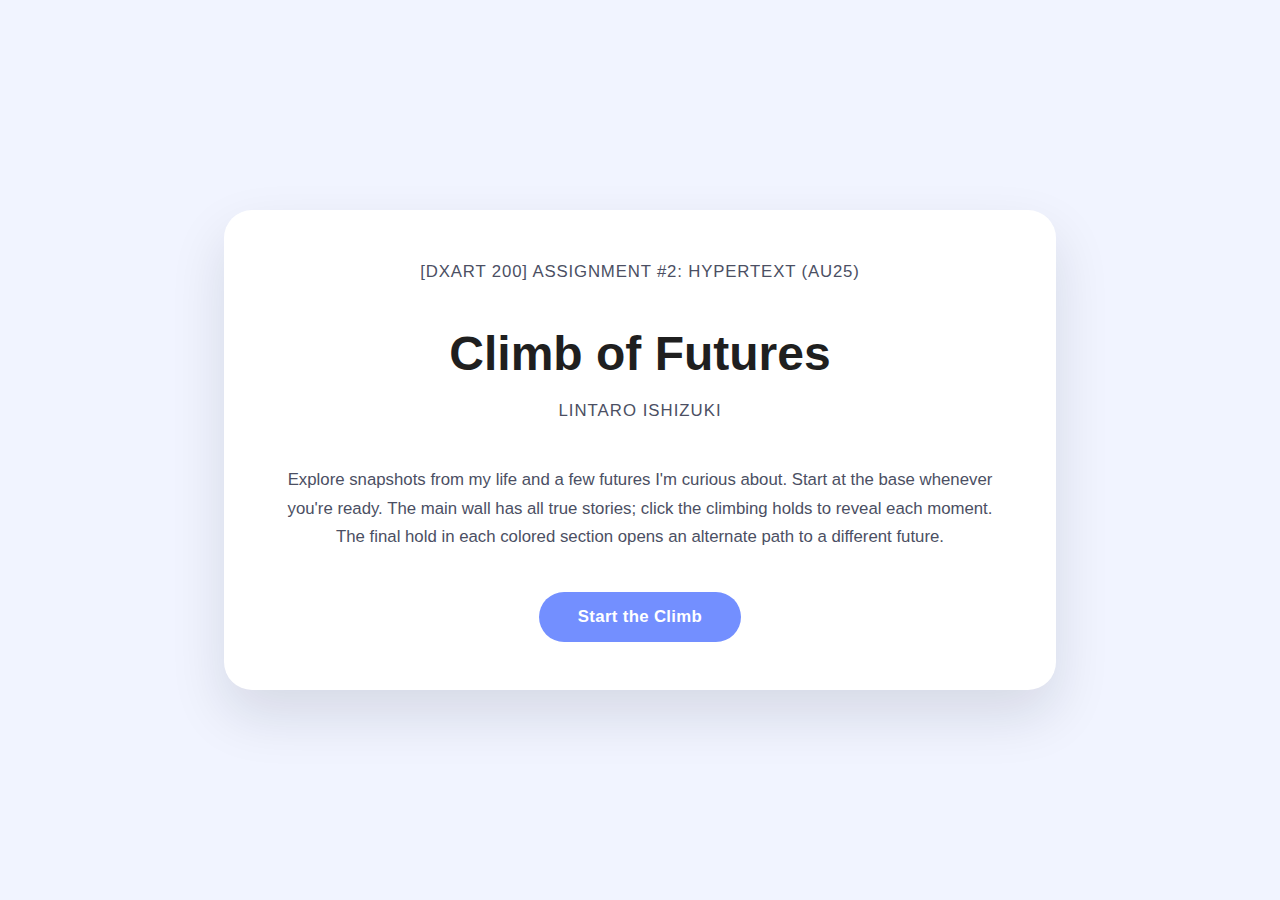
<file: index.html>
<!DOCTYPE html>
<html lang="en">
<head>
<meta charset="UTF-8">
<title>Climb of Futures — Start</title>
<link rel="stylesheet" href="style.css">
<style>
  body {
    margin: 0;
    min-height: 100vh;
    display: flex;
    align-items: center;
    justify-content: center;
    font-family: Arial, sans-serif;
    background: #f1f4ff;
    color: #1f1f1f;
  }
  .launch-card {
    text-align: center;
    max-width: 720px;
    padding: 3rem 3.5rem;
    border-radius: 28px;
    background: #ffffff;
    box-shadow: 0 25px 55px rgba(15, 22, 43, 0.12);
  }
  .launch-card h1 {
    margin: 0 0 1rem;
    font-size: clamp(2rem, 5vw, 3rem);
  }
  .project-meta {
    margin: 0 0 1.25rem;
    font-size: 0.95rem;
    letter-spacing: 0.05em;
    text-transform: uppercase;
    color: #7a7f97;
  }
  .launch-card p {
    font-size: 1.05rem;
    line-height: 1.7;
    margin: 0 0 2.5rem;
    color: #4b4f63;
  }
  .project-name {
    letter-spacing: 0.06em;
    margin-top: -0.25rem;
    margin-bottom: 1.5rem;
  }
  .start-link {
    display: inline-flex;
    align-items: center;
    justify-content: center;
    gap: 0.45rem;
    padding: 0.95rem 2.4rem;
    border-radius: 999px;
    border: none;
    background: rgba(91, 123, 255, 0.85);
    color: #fff;
    font-size: 1.05rem;
    font-weight: 700;
    text-decoration: none;
    letter-spacing: 0.02em;
    transition: transform 0.2s ease, box-shadow 0.2s ease;
  }
  .start-link:hover {
    transform: translateY(-2px);
    box-shadow: 0 12px 28px rgba(91, 123, 255, 0.35);
  }
</style>
</head>
<body>
  <main class="launch-card">
    <header>
      <p class="project-meta">[DXART 200] Assignment #2: Hypertext (AU25)</p>
      <h1>Climb of Futures</h1>
      <p class="project-meta project-name">Lintaro Ishizuki</p>
    </header>
    <p>Explore snapshots from my life and a few futures I'm curious about. Start at the base whenever you're ready. The main wall has all true stories; click the climbing holds to reveal each moment. The final hold in each colored section opens an alternate path to a different future.</p>
    <a class="start-link" href="climb.html">Start the Climb</a>
  </main>
</body>
</html>
</file>
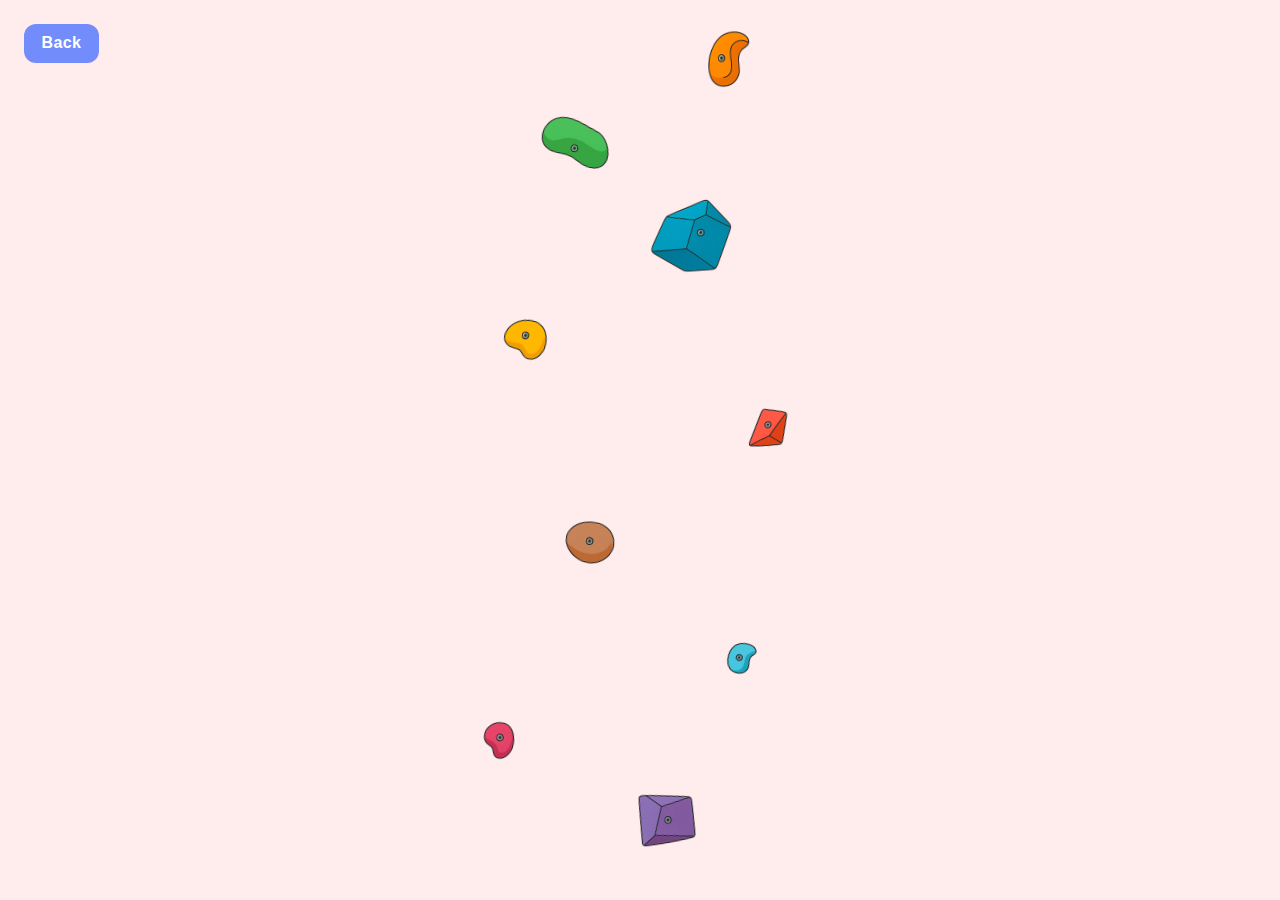
<file: future1.html>
<!DOCTYPE html>
<html lang="en">
<head>
<meta charset="UTF-8">
<title>Future Path One</title>
<link rel="stylesheet" href="style.css">
</head>
<body>
  <div class="route single-route">
    <section class="step future-base">
      <img class="hold hold-f1-1" src="hold_1.png" alt="Future hold 10">
      <img class="hold hold-f1-2" src="hold_2.png" alt="Future hold 11">
      <img class="hold hold-f1-3" src="hold_3.png" alt="Future hold 12">
      <img class="hold hold-f1-4" src="hold_4.png" alt="Future hold 13">
      <img class="hold hold-f1-5" src="hold_5.png" alt="Future hold 14">
      <img class="hold hold-f1-6" src="hold_6.png" alt="Future hold 15">
      <img class="hold hold-f1-7" src="hold_7.png" alt="Future hold 16">
      <img class="hold hold-f1-8" src="hold_8.png" alt="Future hold 17">
      <img class="hold hold-f1-9" src="hold_9.png" alt="Future hold 18">

      <div class="hold-popup popup-f1-1" data-hold="f1-1">I start uploading short loops and melodies to YouTube.</div>
      <div class="hold-popup popup-f1-2" data-hold="f1-2">A few friends share it, and I get a few views every so often.</div>
      <div class="hold-popup popup-f1-3" data-hold="f1-3">I kept uploading for a few weeks, but nothing happens.</div>
      <div class="hold-popup popup-f1-4" data-hold="f1-4">But a video unexpectedly takes off — thousands of views overnight.</div>
      <div class="hold-popup popup-f1-5" data-hold="f1-5">Suddenly, my notifications fill up with new comments and shares.</div>
      <div class="hold-popup popup-f1-6" data-hold="f1-6">That's when I start to see this as something more than just a hobby.</div>
      <div class="hold-popup popup-f1-7" data-hold="f1-7">I start learning music production more seriously, studying mixing and sound design, releasing full tracks one after another, refining my sound.</div>
      <div class="hold-popup popup-f1-8" data-hold="f1-8">More people start finding my channel through recommendations.</div>
      <div class="hold-popup popup-f1-9" data-hold="f1-9">One day, a song I made quietly in my room reaches millions and it all feels unreal.</div>

      <a class="future-home" href="climb.html">Back</a>
    </section>
  </div>

  <script>
    window.addEventListener('load', () => {
      const holds = document.querySelectorAll('.hold');
      const popups = document.querySelectorAll('.hold-popup');

      const hideAllPopups = () => {
        popups.forEach(popup => popup.classList.remove('is-visible'));
      };

      holds.forEach(hold => {
        hold.addEventListener('click', event => {
          event.stopPropagation();
          const match = hold.className.match(/hold-(f1-\d+)/);
          if (!match) return;

          const holdNumber = match[1];
          const popup = document.querySelector(`.hold-popup[data-hold="${holdNumber}"]`);
          const isAlreadyVisible = popup?.classList.contains('is-visible');

          hideAllPopups();
          if (popup && !isAlreadyVisible) {
            popup.classList.add('is-visible');
          }
        });
      });

      popups.forEach(popup => popup.addEventListener('click', event => event.stopPropagation()));
      document.addEventListener('click', () => hideAllPopups());
    });
  </script>
</body>
</html>
</file>
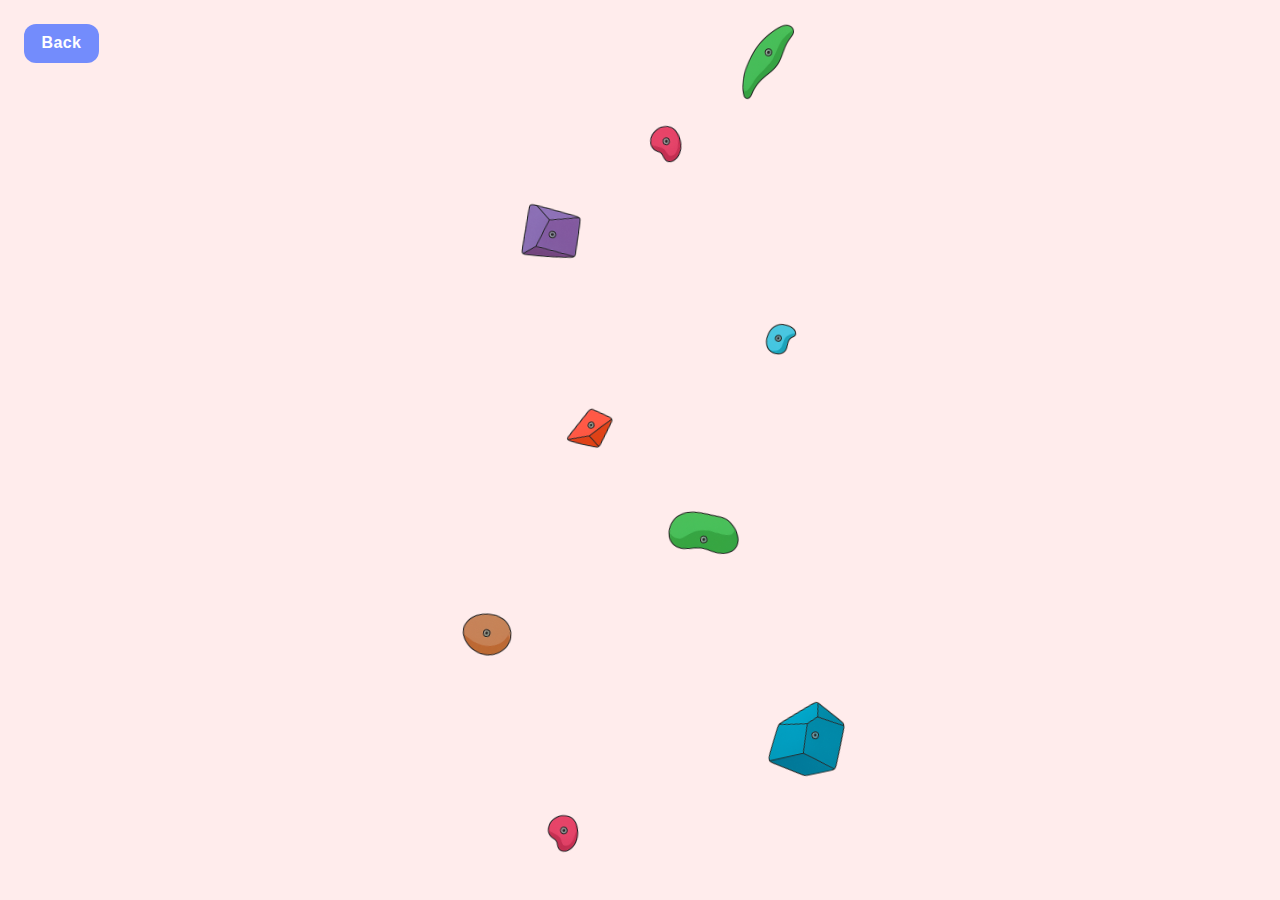
<file: future2.html>
<!DOCTYPE html>
<html lang="en">
<head>
<meta charset="UTF-8">
<title>Future Path 2</title>
<link rel="stylesheet" href="style.css">
</head>
<body>
  <div class="route single-route">
    <section class="step future-base">
      <img class="hold hold-f2-1" src="hold_2.png" alt="Future hold 10">
      <img class="hold hold-f2-2" src="hold_7.png" alt="Future hold 11">
      <img class="hold hold-f2-3" src="hold_4.png" alt="Future hold 12">
      <img class="hold hold-f2-4" src="hold_8.png" alt="Future hold 13">
      <img class="hold hold-f2-5" src="hold_5.png" alt="Future hold 14">
      <img class="hold hold-f2-6" src="hold_3.png" alt="Future hold 15">
      <img class="hold hold-f2-7" src="hold_1.png" alt="Future hold 16">
      <img class="hold hold-f2-8" src="hold_2.png" alt="Future hold 17">
      <img class="hold hold-f2-9" src="hold_10.png" alt="Future hold 18">

      <div class="hold-popup popup-f2-1" data-hold="f2-1">After Nikkyu passed, I became more curious about cat health and wellbeing.</div>
      <div class="hold-popup popup-f2-2" data-hold="f2-2">I started reading books and watching videos about veterinary medicine.</div>
      <div class="hold-popup popup-f2-3" data-hold="f2-3">In high school, I volunteered at animal shelters and local clinics.</div>
      <div class="hold-popup popup-f2-4" data-hold="f2-4">I discovered I had a real passion for caring for cats and helping animals heal.</div>
      <div class="hold-popup popup-f2-5" data-hold="f2-5">I decided to pursue veterinary school with a focus on feline medicine.</div>
      <div class="hold-popup popup-f2-6" data-hold="f2-6">I began preparing by studying biology, anatomy, and animal behavior.</div>
      <div class="hold-popup popup-f2-7" data-hold="f2-7">Now, I am in vet school, learning about diseases, treatments, and surgery.</div>
      <div class="hold-popup popup-f2-8" data-hold="f2-8">I am gaining hands-on experience through clinical rotations and internships.</div>
      <div class="hold-popup popup-f2-9" data-hold="f2-9">Every step reminds me of Nikkyu and why I want to help cats live healthier lives.</div>

      <a class="future-home" href="climb.html">Back</a>
    </section>
  </div>

  <script>
    window.addEventListener('load', () => {
      const holds = document.querySelectorAll('.hold');
      const popups = document.querySelectorAll('.hold-popup');

      const hideAllPopups = () => {
        popups.forEach(popup => popup.classList.remove('is-visible'));
      };

      holds.forEach(hold => {
        hold.addEventListener('click', event => {
          event.stopPropagation();
          const match = hold.className.match(/hold-(f2-\d+)/);
          if (!match) return;

          const holdNumber = match[1];
          const popup = document.querySelector(`.hold-popup[data-hold="${holdNumber}"]`);
          const isAlreadyVisible = popup?.classList.contains('is-visible');

          hideAllPopups();
          if (popup && !isAlreadyVisible) {
            popup.classList.add('is-visible');
          }
        });
      });

      popups.forEach(popup => popup.addEventListener('click', event => event.stopPropagation()));
      document.addEventListener('click', () => hideAllPopups());
    });
  </script>
</body>
</html>
</file>
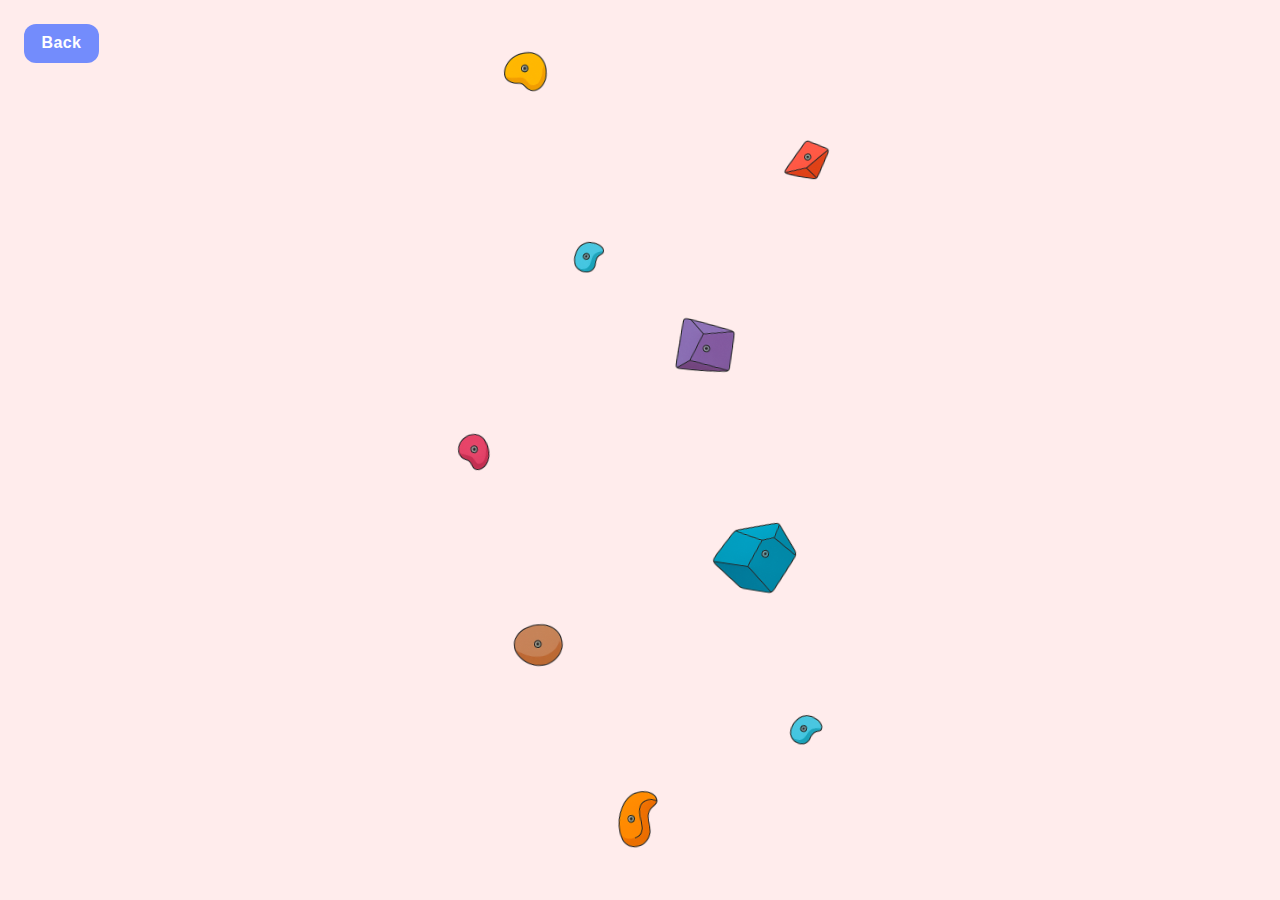
<file: future3.html>
<!DOCTYPE html>
<html lang="en">
<head>
<meta charset="UTF-8">
<title>Future Path 3</title>
<link rel="stylesheet" href="style.css">
</head>
<body>
  <div class="route single-route">
    <section class="step future-base">
      <img class="hold hold-f3-1" src="hold_9.png" alt="Future hold 10">
      <img class="hold hold-f3-2" src="hold_3.png" alt="Future hold 11">
      <img class="hold hold-f3-3" src="hold_4.png" alt="Future hold 12">
      <img class="hold hold-f3-4" src="hold_7.png" alt="Future hold 13">
      <img class="hold hold-f3-5" src="hold_2.png" alt="Future hold 14">
      <img class="hold hold-f3-6" src="hold_1.png" alt="Future hold 15">
      <img class="hold hold-f3-7" src="hold_3.png" alt="Future hold 16">
      <img class="hold hold-f3-8" src="hold_5.png" alt="Future hold 17">
      <img class="hold hold-f3-9" src="hold_6.png" alt="Future hold 18">

      <div class="hold-popup popup-f3-1" data-hold="f3-1">I start building small apps and websites, learning by doing.</div>
      <div class="hold-popup popup-f3-2" data-hold="f3-2">I also create games for fun and upload them to GitHub as projects.</div>
      <div class="hold-popup popup-f3-3" data-hold="f3-3">I begin building my profile and sharing my work online.</div>
      <div class="hold-popup popup-f3-4" data-hold="f3-4">I start applying for internships but struggle because the market is competitive.</div>
      <div class="hold-popup popup-f3-5" data-hold="f3-5">I keep grinding LeetCode during my free time to prepare for job interviews.</div>
      <div class="hold-popup popup-f3-6" data-hold="f3-6">Slowly, I start to get interview invites. And finally, I land my first internship.</div>
      <div class="hold-popup popup-f3-7" data-hold="f3-7">Over the next few years, I keep landing different internships to gain work experience.</div>
      <div class="hold-popup popup-f3-8" data-hold="f3-8">With this experience, I start my own start-up, becoming my own boss.</div>
      <div class="hold-popup popup-f3-9" data-hold="f3-9">From here, I build a company that combines my passion for coding and creativity—just like when I started with Scratch, making fun games for the first time.</div>

      <a class="future-home" href="climb.html">Back</a>
    </section>
  </div>

  <script>
    window.addEventListener('load', () => {
      const holds = document.querySelectorAll('.hold');
      const popups = document.querySelectorAll('.hold-popup');

      const hideAllPopups = () => {
        popups.forEach(popup => popup.classList.remove('is-visible'));
      };

      holds.forEach(hold => {
        hold.addEventListener('click', event => {
          event.stopPropagation();
          const match = hold.className.match(/hold-(f3-\d+)/);
          if (!match) return;

          const holdNumber = match[1];
          const popup = document.querySelector(`.hold-popup[data-hold="${holdNumber}"]`);
          const isAlreadyVisible = popup?.classList.contains('is-visible');

          hideAllPopups();
          if (popup && !isAlreadyVisible) {
            popup.classList.add('is-visible');
          }
        });
      });

      popups.forEach(popup => popup.addEventListener('click', event => event.stopPropagation()));
      document.addEventListener('click', () => hideAllPopups());
    });
  </script>
</body>
</html>
</file>
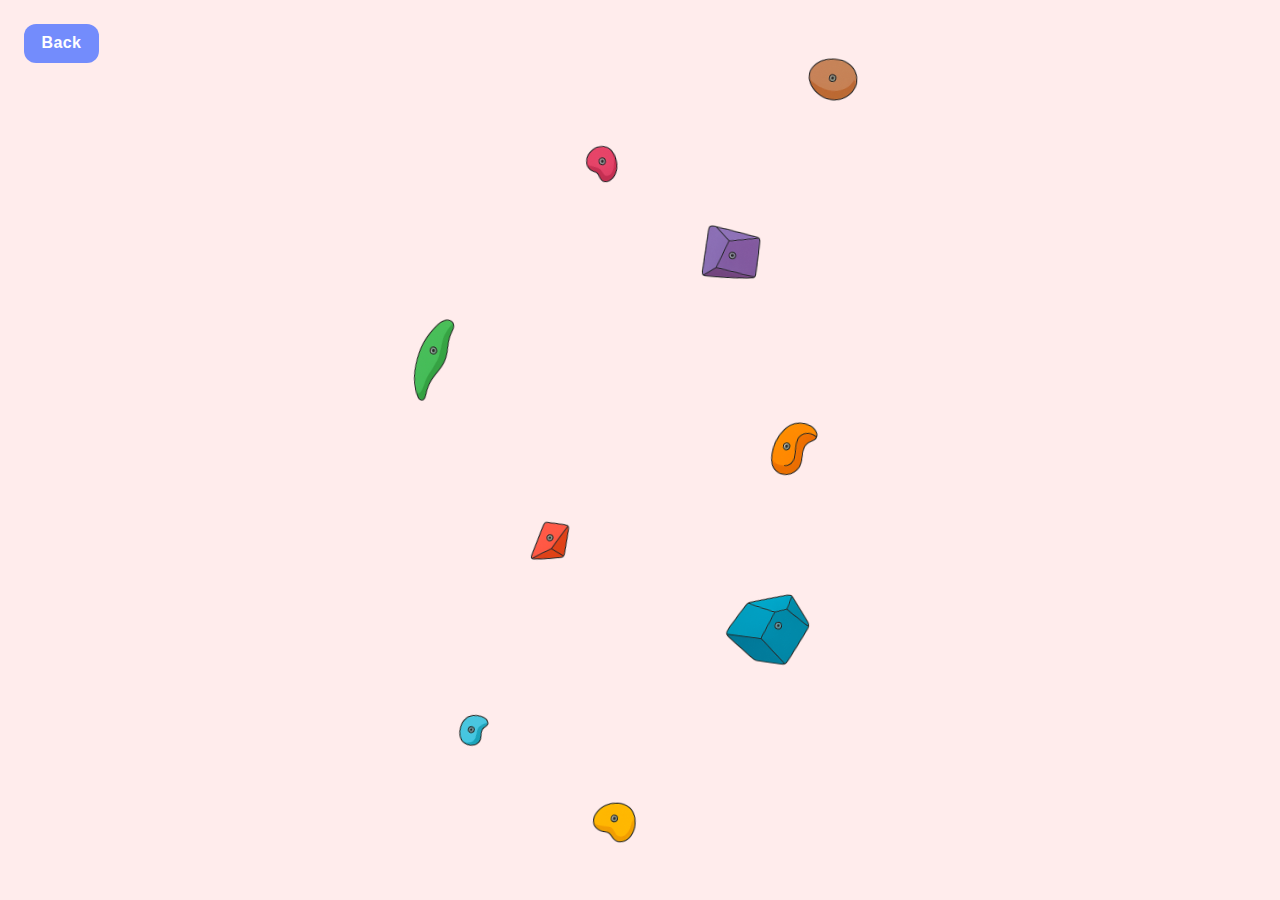
<file: future4.html>
<!DOCTYPE html>
<html lang="en">
<head>
<meta charset="UTF-8">
<title>Future Path 4</title>
<link rel="stylesheet" href="style.css">
</head>
<body>
  <div class="route single-route">
    <section class="step future-base">
      <img class="hold hold-f4-1" src="hold_6.png" alt="Future hold 10">
      <img class="hold hold-f4-2" src="hold_3.png" alt="Future hold 11">
      <img class="hold hold-f4-3" src="hold_7.png" alt="Future hold 12">
      <img class="hold hold-f4-4" src="hold_5.png" alt="Future hold 13">
      <img class="hold hold-f4-5" src="hold_9.png" alt="Future hold 14">
      <img class="hold hold-f4-6" src="hold_10.png" alt="Future hold 15">
      <img class="hold hold-f4-7" src="hold_1.png" alt="Future hold 16">
      <img class="hold hold-f4-8" src="hold_2.png" alt="Future hold 17">
      <img class="hold hold-f4-9" src="hold_4.png" alt="Future hold 18">

      <div class="hold-popup popup-f4-1" data-hold="f4-1">After high school, I decide to enroll in culinary school to deepen my skills.</div>
      <div class="hold-popup popup-f4-2" data-hold="f4-2">The hands-on training challenges me to master knife skills, plating, and kitchen efficiency.</div>
      <div class="hold-popup popup-f4-3" data-hold="f4-3">I start learning the science behind flavors, textures, and cooking techniques from professional chefs—things I never considered during my weekend cooking sessions.</div>
      <div class="hold-popup popup-f4-4" data-hold="f4-4">As a vegetarian, these types of dishes become my specialty, allowing me to experiment with plant-based cooking.</div>
      <div class="hold-popup popup-f4-5" data-hold="f4-5">I collaborate with classmates on group projects, learning teamwork in a fast-paced environment, which was very stressful at first.</div>
      <div class="hold-popup popup-f4-6" data-hold="f4-6">I start landing internships at local restaurants, gaining valuable real-world experience.</div>
      <div class="hold-popup popup-f4-7" data-hold="f4-7">Over the next few years, I work at various restaurants to build my skills and experience.</div>
      <div class="hold-popup popup-f4-8" data-hold="f4-8">I grow more confident managing a kitchen station and leading prep work.</div>
      <div class="hold-popup popup-f4-9" data-hold="f4-9">All of a sudden, I see cooking very differently from how I did when I was just cooking at home.</div>

      <a class="future-home" href="climb.html">Back</a>
    </section>
  </div>

  <script>
    window.addEventListener('load', () => {
      const holds = document.querySelectorAll('.hold');
      const popups = document.querySelectorAll('.hold-popup');

      const hideAllPopups = () => {
        popups.forEach(popup => popup.classList.remove('is-visible'));
      };

      holds.forEach(hold => {
        hold.addEventListener('click', event => {
          event.stopPropagation();
          const match = hold.className.match(/hold-(f4-\d+)/);
          if (!match) return;

          const holdNumber = match[1];
          const popup = document.querySelector(`.hold-popup[data-hold="${holdNumber}"]`);
          const isAlreadyVisible = popup?.classList.contains('is-visible');

          hideAllPopups();
          if (popup && !isAlreadyVisible) {
            popup.classList.add('is-visible');
          }
        });
      });

      popups.forEach(popup => popup.addEventListener('click', event => event.stopPropagation()));
      document.addEventListener('click', () => hideAllPopups());
    });
  </script>
</body>
</html>
</file>
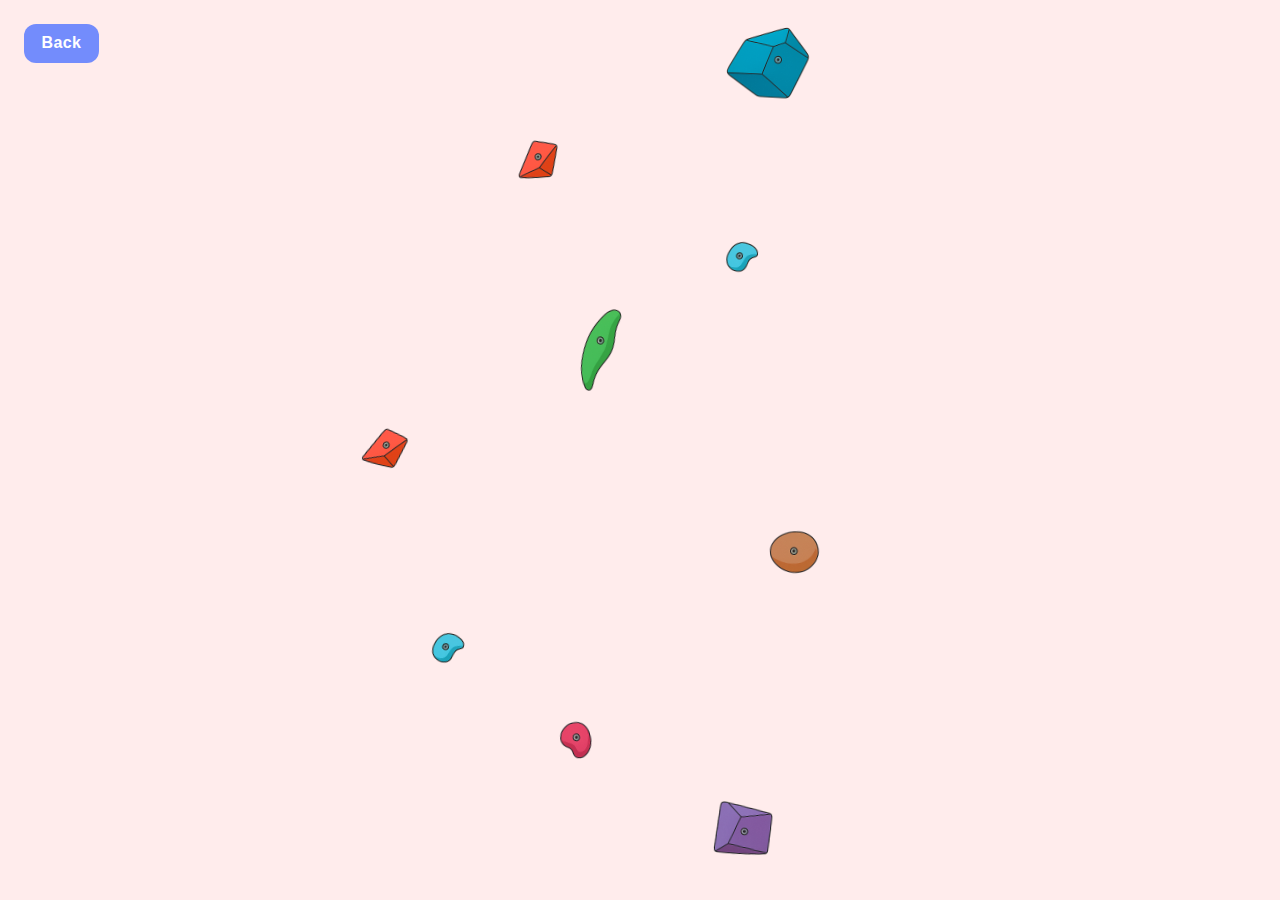
<file: future5.html>
<!DOCTYPE html>
<html lang="en">
<head>
<meta charset="UTF-8">
<title>Future Path 5</title>
<link rel="stylesheet" href="style.css">
</head>
<body>
  <div class="route single-route future-five-route">
    <section class="step future-base">
      <img class="hold hold-f5-1" src="hold_1.png" alt="Future hold 10">
      <img class="hold hold-f5-2" src="hold_2.png" alt="Future hold 11">
      <img class="hold hold-f5-3" src="hold_3.png" alt="Future hold 12">
      <img class="hold hold-f5-4" src="hold_4.png" alt="Future hold 13">
      <img class="hold hold-f5-5" src="hold_5.png" alt="Future hold 14">
      <img class="hold hold-f5-6" src="hold_10.png" alt="Future hold 15">
      <img class="hold hold-f5-7" src="hold_3.png" alt="Future hold 16">
      <img class="hold hold-f5-8" src="hold_5.png" alt="Future hold 17">
      <img class="hold hold-f5-9" src="hold_7.png" alt="Future hold 18">

      <div class="hold-popup popup-f5-1" data-hold="f5-1">After a few years, climbing becomes more than just a few-times-a-week activity, it becomes a daily routine.</div>
      <div class="hold-popup popup-f5-2" data-hold="f5-2">I see myself going to the gym every day and taking training seriously.</div>
      <div class="hold-popup popup-f5-3" data-hold="f5-3">I go to my first outdoor climbing session with my friends, bringing crashpads and other equipment I've never used before.</div>
      <div class="hold-popup popup-f5-4" data-hold="f5-4">I soon try top roping for the first time. Although I'm nervous about the height, I slowly become more confident.</div>
      <div class="hold-popup popup-f5-5" data-hold="f5-5">Some of my friends start inviting me to small local competitions, and I figure I might as well try. At first, I'm nervous and fall more than I finish, but I try to keep my mindset the same as a normal session.</div>
      <div class="hold-popup popup-f5-6" data-hold="f5-6">I start sending harder problems, and some of the holds that used to feel impossible now feel easy, showing my progress in outdoor climbing.</div>
      <div class="hold-popup popup-f5-7" data-hold="f5-7">I begin competing in local comps more often, sending some routes with ease, but qualifying for the finals still feels out of reach.</div>
      <div class="hold-popup popup-f5-8" data-hold="f5-8">After a few seasons of training and climbing outdoors, I finally get my first time slot in qualifiers for the finals.</div>
      <div class="hold-popup popup-f5-9" data-hold="f5-9">I didn't win, nor I didn't even place in the top three, but I see how far I've come. The climbs that once felt impossible now feel natural to me. I remember why I started climbing in the first place: because it's fun, challenging, and full of problem-solving, just like when I first began years ago.</div>

      <a class="future-home" href="climb.html">Back</a>
    </section>
  </div>

  <script>
    window.addEventListener('load', () => {
      const holds = document.querySelectorAll('.hold');
      const popups = document.querySelectorAll('.hold-popup');

      const hideAllPopups = () => {
        popups.forEach(popup => popup.classList.remove('is-visible'));
      };

      holds.forEach(hold => {
        hold.addEventListener('click', event => {
          event.stopPropagation();
          const match = hold.className.match(/hold-(f5-\d+)/);
          if (!match) return;

          const holdNumber = match[1];
          const popup = document.querySelector(`.hold-popup[data-hold="${holdNumber}"]`);
          const isAlreadyVisible = popup?.classList.contains('is-visible');

          hideAllPopups();
          if (popup && !isAlreadyVisible) {
            popup.classList.add('is-visible');
          }
        });
      });

      popups.forEach(popup => popup.addEventListener('click', event => event.stopPropagation()));
      document.addEventListener('click', () => hideAllPopups());
    });
  </script>
</body>
</html>
</file>
<file: style.css>
html,
body {
  height: 100%;
  margin: 0;
  font-family: Arial, sans-serif;
  background-color: #f7f7fa;
  color: #1f1f1f;
}

.route {
  display: flex;
  flex-direction: column-reverse;
  height: 100vh;
  overflow-y: auto;
  scroll-behavior: smooth;
}

.step {
  min-height: 100vh;
  display: flex;
  justify-content: center;
  align-items: center;
  position: relative;
  padding: 4rem 2rem;
  overflow: hidden;
}

.step.base {
  background: #f2d9a5;
}

.step.mid {
  background: #d9f2a5;
}

.step.summit {
  background: #a3d9a5;
}

.step.crux {
  background: #bfe7e7;
}

.step.horizon {
  background: #cce2ff;
}

.hold {
  position: absolute;
  display: block;
  width: clamp(70px, 12vw, 110px);
  transform: translate(-50%, -50%);
  pointer-events: auto;
  cursor: pointer;
  transition: transform 0.2s ease;
  z-index: 2;
}

.hold img {
  display: block;
  width: 100%;
  height: auto;
}

.hold:active {
  transform: translate(-50%, -50%) scale(0.96);
}

.hold-popup {
  position: absolute;
  width: min(200px, 70vw);
  padding: 1rem 1.25rem;
  border-radius: 18px;
  background: rgba(255, 255, 255, 0.95);
  color: #1f1f1f;
  font-size: 1rem;
  line-height: 1.6;
  opacity: 0;
  transform: translate(-50%, -30%);
  pointer-events: none;
  transition: opacity 0.2s ease, transform 0.2s ease;
  z-index: 3;
}

.hold-popup.is-visible {
  opacity: 1;
  transform: translate(-50%, -60%);
  pointer-events: auto;
}

.single-route {
  display: flex;
  flex-direction: column;
  height: 100vh;
  overflow: hidden;
}

.future-base {
  position: relative;
  background: #ffecec;
  flex: 1;
  overflow: hidden;
}

.hold-f1-1 { top: 80%; left: 52%; transform: translate(-50%, -50%) rotate(-8deg); }
.hold-f1-2 { top: 72%; left: 39%; transform: translate(-50%, -50%) rotate(6deg); }
.hold-f1-3 { top: 64%; left: 58%; transform: translate(-50%, -50%) rotate(-11deg); }
.hold-f1-4 { top: 53%; left: 46%; transform: translate(-50%, -50%) rotate(7deg); }
.hold-f1-5 { top: 42%; left: 60%; transform: translate(-50%, -50%) rotate(-6deg); }
.hold-f1-6 { top: 33%; left: 41%; transform: translate(-50%, -50%) rotate(9deg); }
.hold-f1-7 { top: 23%; left: 54%; transform: translate(-50%, -50%) rotate(-4deg); }
.hold-f1-8 { top: 14%; left: 45%; transform: translate(-50%, -50%) rotate(10deg); }
.hold-f1-9 { top: 6%; left: 57%; transform: translate(-50%, -50%) rotate(-3deg); }

.popup-f1-1 { top: 80%; left: 70%; background: rgba(233, 244, 255, 0.95); }
.popup-f1-2 { top: 76%; left: 22%; background: rgba(233, 244, 255, 0.95); }
.popup-f1-3 { top: 68%; left: 76%; background: rgba(233, 244, 255, 0.95); }
.popup-f1-4 { top: 58%; left: 30%; background: rgba(233, 244, 255, 0.95); }
.popup-f1-5 { top: 48%; left: 74%; background: rgba(233, 244, 255, 0.95); }
.popup-f1-6 { top: 38%; left: 26%; background: rgba(233, 244, 255, 0.95); }
.popup-f1-7 { top: 28%; left: 72%; background: rgba(233, 244, 255, 0.95); }
.popup-f1-8 { top: 18%; left: 28%; background: rgba(233, 244, 255, 0.95); }
.popup-f1-9 { top: 10%; left: 74%; background: rgba(233, 244, 255, 0.95); }

.hold-f2-1 { top: 81.0%; left: 44%; transform: translate(-50%, -50%) rotate(5deg); }
.hold-f2-2 { top: 72.0%; left: 63%; transform: translate(-50%, -50%) rotate(-12deg); }
.hold-f2-3 { top: 62.0%; left: 38%; transform: translate(-50%, -50%) rotate(8deg); }
.hold-f2-4 { top: 52.0%; left: 55%; transform: translate(-50%, -50%) rotate(-7deg); }
.hold-f2-5 { top: 42.0%; left: 46%; transform: translate(-50%, -50%) rotate(11deg); }
.hold-f2-6 { top: 33.0%; left: 61%; transform: translate(-50%, -50%) rotate(-5deg); }
.hold-f2-7 { top: 23.0%; left: 43%; transform: translate(-50%, -50%) rotate(6deg); }
.hold-f2-8 { top: 14.0%; left: 52%; transform: translate(-50%, -50%) rotate(-9deg); }
.hold-f2-9 { top: 6.0%; left: 60%; transform: translate(-50%, -50%) rotate(4deg); }

.popup-f2-1 { top: 79%; left: 32%; background: rgba(233, 244, 255, 0.95); }
.popup-f2-2 { top: 73%; left: 76%; background: rgba(233, 244, 255, 0.95); }
.popup-f2-3 { top: 63%; left: 25%; background: rgba(233, 244, 255, 0.95); }
.popup-f2-4 { top: 54%; left: 70%; background: rgba(233, 244, 255, 0.95); }
.popup-f2-5 { top: 43%; left: 33%; background: rgba(233, 244, 255, 0.95); }
.popup-f2-6 { top: 36%; left: 72%; background: rgba(233, 244, 255, 0.95); }
.popup-f2-7 { top: 26%; left: 31%; background: rgba(233, 244, 255, 0.95); }
.popup-f2-8 { top: 12%; left: 42%; background: rgba(233, 244, 255, 0.95); }
.popup-f2-9 { top: 10%; left: 72%; background: rgba(233, 244, 255, 0.95); }

.hold-f3-1 { top: 80.0%; left: 50%; transform: translate(-50%, -50%) rotate(-8deg); }
.hold-f3-2 { top: 71.0%; left: 63%; transform: translate(-50%, -50%) rotate(11deg); }
.hold-f3-3 { top: 63.0%; left: 42%; transform: translate(-50%, -50%) rotate(-5deg); }
.hold-f3-4 { top: 54.0%; left: 59%; transform: translate(-50%, -50%) rotate(9deg); }
.hold-f3-5 { top: 44.0%; left: 37%; transform: translate(-50%, -50%) rotate(-10deg); }
.hold-f3-6 { top: 34.0%; left: 55%; transform: translate(-50%, -50%) rotate(6deg); }
.hold-f3-7 { top: 25.0%; left: 46%; transform: translate(-50%, -50%) rotate(-7deg); }
.hold-f3-8 { top: 16.0%; left: 63%; transform: translate(-50%, -50%) rotate(8deg); }
.hold-f3-9 { top: 7.0%; left: 41%; transform: translate(-50%, -50%) rotate(-4deg); }

.popup-f3-1 { top: 78%; left: 38%; background: rgba(233, 244, 255, 0.95); }
.popup-f3-2 { top: 70%; left: 76%; background: rgba(233, 244, 255, 0.95); }
.popup-f3-3 { top: 65%; left: 29%; background: rgba(233, 244, 255, 0.95); }
.popup-f3-4 { top: 58%; left: 72%; background: rgba(233, 244, 255, 0.95); }
.popup-f3-5 { top: 48%; left: 26%; background: rgba(233, 244, 255, 0.95); }
.popup-f3-6 { top: 38%; left: 68%; background: rgba(233, 244, 255, 0.95); }
.popup-f3-7 { top: 28%; left: 35%; background: rgba(233, 244, 255, 0.95); }
.popup-f3-8 { top: 18%; left: 74%; background: rgba(233, 244, 255, 0.95); }
.popup-f3-9 { top: 15%; left: 28%; background: rgba(233, 244, 255, 0.95); }

.hold-f4-1 { top: 80.0%; left: 48%; transform: translate(-50%, -50%) rotate(6deg); }
.hold-f4-2 { top: 71.0%; left: 37%; transform: translate(-50%, -50%) rotate(-12deg); }
.hold-f4-3 { top: 61.0%; left: 60%; transform: translate(-50%, -50%) rotate(8deg); }
.hold-f4-4 { top: 53.0%; left: 43%; transform: translate(-50%, -50%) rotate(-6deg); }
.hold-f4-5 { top: 44.0%; left: 62%; transform: translate(-50%, -50%) rotate(10deg); }
.hold-f4-6 { top: 35.0%; left: 34%; transform: translate(-50%, -50%) rotate(-8deg); }
.hold-f4-7 { top: 25.0%; left: 57%; transform: translate(-50%, -50%) rotate(5deg); }
.hold-f4-8 { top: 16.0%; left: 47%; transform: translate(-50%, -50%) rotate(-9deg); }
.hold-f4-9 { top: 8.0%; left: 65%; transform: translate(-50%, -50%) rotate(7deg); }

.popup-f4-1 { top: 79%; left: 61%; background: rgba(233, 244, 255, 0.95); }
.popup-f4-2 { top: 74%; left: 25%; background: rgba(233, 244, 255, 0.95); }
.popup-f4-3 { top: 66%; left: 73%; background: rgba(233, 244, 255, 0.95); }
.popup-f4-4 { top: 58%; left: 31%; background: rgba(233, 244, 255, 0.95); }
.popup-f4-5 { top: 48%; left: 75%; background: rgba(233, 244, 255, 0.95); }
.popup-f4-6 { top: 37%; left: 21%; background: rgba(233, 244, 255, 0.95); }
.popup-f4-7 { top: 27%; left: 69%; background: rgba(233, 244, 255, 0.95); }
.popup-f4-8 { top: 19%; left: 36%; background: rgba(233, 244, 255, 0.95); }
.popup-f4-9 { top: 10%; left: 77%; background: rgba(233, 244, 255, 0.95); }

.hold-f5-1 { top: 81.0%; left: 58%; transform: translate(-50%, -50%) rotate(5deg); }
.hold-f5-2 { top: 72.0%; left: 45%; transform: translate(-50%, -50%) rotate(-7deg); }
.hold-f5-3 { top: 63.0%; left: 35%; transform: translate(-50%, -50%) rotate(9deg); }
.hold-f5-4 { top: 54.0%; left: 62%; transform: translate(-50%, -50%) rotate(-4deg); }
.hold-f5-5 { top: 44.0%; left: 30%; transform: translate(-50%, -50%) rotate(12deg); }
.hold-f5-6 { top: 34.0%; left: 47%; transform: translate(-50%, -50%) rotate(-8deg); }
.hold-f5-7 { top: 25.0%; left: 58%; transform: translate(-50%, -50%) rotate(6deg); }
.hold-f5-8 { top: 16.0%; left: 42%; transform: translate(-50%, -50%) rotate(-5deg); }
.hold-f5-9 { top: 6.0%; left: 60%; transform: translate(-50%, -50%) rotate(3deg); }

.popup-f5-1 { top: 78%; left: 72%; background: rgba(233, 244, 255, 0.95); }
.popup-f5-2 { top: 76%; left: 34%; background: rgba(233, 244, 255, 0.95); }
.popup-f5-3 { top: 62%; left: 22%; background: rgba(233, 244, 255, 0.95); }
.popup-f5-4 { top: 58%; left: 74%; background: rgba(233, 244, 255, 0.95); }
.popup-f5-5 { top: 48%; left: 17%; background: rgba(233, 244, 255, 0.95); }
.popup-f5-6 { top: 40%; left: 59%; background: rgba(233, 244, 255, 0.95); }
.popup-f5-7 { top: 28%; left: 69%; background: rgba(233, 244, 255, 0.95); }
.popup-f5-8 { top: 18%; left: 30%; background: rgba(233, 244, 255, 0.95); }
.popup-f5-9 { top: 25%; left: 74%; background: rgba(233, 244, 255, 0.95); }

.future-home {
  position: absolute;
  top: 1.5rem;
  left: 1.5rem;
  padding: 0.65rem 1.1rem;
  background: rgba(91, 123, 255, 0.85);
  color: #fff;
  text-decoration: none;
  border-radius: 12px;
  font-weight: 600;
  letter-spacing: 0.02em;
  transition: background 0.2s ease;
  z-index: 5;
}

.future-home:hover {
  background: rgba(91, 123, 255, 1);
}
.back-home {
  position: fixed;
  top: 1.5rem;
  left: 1.5rem;
  padding: 0.65rem 1.1rem;
  background: rgba(91, 123, 255, 0.85);
  color: #fff;
  text-decoration: none;
  border-radius: 12px;
  font-weight: 600;
  letter-spacing: 0.02em;
  transition: background 0.2s ease;
  z-index: 10;
}

.back-home:hover {
  background: rgba(91, 123, 255, 1);
}
.hold-popup img {
  display: block;
  width: 100%;
  height: auto;
  border-radius: 12px;
  margin-top: 0.75rem;
}

.hold-image {
  position: absolute;
  left: clamp(50%, 60vw, 65%);
  top: clamp(20%, 28vh, 32%);
  width: min(260px, 45vw);
  opacity: 0;
  transform: translateY(20px);
  transition: opacity 0.3s ease, transform 0.3s ease;
  pointer-events: none;
  z-index: 2;
  border-radius: 18px;
  display: flex;
  flex-direction: column;
  gap: 0.75rem;
  overflow: visible;
}

.hold-image img {
  display: block;
  width: 100%;
  height: auto;
  border-radius: 14px;
}

.hold-image.is-visible {
  opacity: 0.95;
  transform: translateY(0);
  pointer-events: auto;
}

.hold-image-5 {
  left: 80%;
  top: 30%;
}

.hold-image-6 {
  left: 15%;
  top: 50%;
}

.hold-image-8 {
  scale: 110%;
  left: 12%;
  top: 28%;
}

.hold-image-10 {
  left: 76%;
  top: 20%;
}

.hold-image-12 {
  left: 18%;
  top: 30%;
}

.hold-image-13 {
  left: 65%;
  top: 28%;
}

.hold-image-14 {
  left: 70%;
  top: 20%;
}

.hold-image-17a {
  left: 70%;
  top: 60%;
}

.hold-image-17b {
  left: 15%;
  top: 8%;
}

.hold-image-17c {
  left: 80%;
  top: 20%;
}

.hold-image-17d {
  left: 12%;
  top: 50%;
}

.hold-image-19 {
  left: 75%;
  top: 74%;
}

.hold-image-21 {
  left: 72%;
  top: 68%;
}

.hold-image-23 {
  left: 16%;
  top: 38%;
}

.hold-image-25 {
  left: 70%;
  top: 36%;
}

.hold-image-30 {
  left: 76%;
  top: 50%;
}

.hold-image-33a {
  left: 78%;
  top: 50%;
}

.hold-image-33b {
  left: 66%;
  top: 28%;
}

.hold-image-33c {
  left: 80%;
  top: 18%;
}

.hold-image-33d {
  left: 5%;
  top: 38%;
}

.hold-image-33e {
  left: 15%;
  top: 25%;
}

.hold-image-35 {
  left: 79%;
  top: 78%;
}

.hold-image-36 {
  left: 14%;
  top: 46%;
}

.hold-image-38 {
  left: 70%;
  top: 46%;
}

.hold-image-41 {
  left: 10%;
  top: 10%;
}

.popup-1  { top: 89%; left: 32%; background: rgba(252, 237, 205, 0.92); }
.popup-2  { top: 80%; left: 68%; background: rgba(252, 237, 205, 0.92); }
.popup-3  { top: 75%; left: 34%; background: rgba(252, 237, 205, 0.92); }
.popup-4  { top: 58%; left: 25%; background: rgba(252, 237, 205, 0.92); }
.popup-5  { top: 54%; left: 67%; background: rgba(252, 237, 205, 0.92); }
.popup-6  { top: 40%; left: 30%; background: rgba(252, 237, 205, 0.92); }
.popup-7  { top: 34%; left: 72%; background: rgba(252, 237, 205, 0.92); }
.popup-8  { top: 20%; left: 26%; background: rgba(252, 237, 205, 0.92); }
.popup-9  { top: 13%; left: 67%; background: rgba(252, 237, 205, 0.92); }

.popup-10 { top: 80%; left: 36%; background: rgba(233, 252, 205, 0.92); }
.popup-11 { top: 80%; left: 74%; background: rgba(233, 252, 205, 0.92); }
.popup-12 { top: 66%; left: 30%; background: rgba(233, 252, 205, 0.92); }
.popup-13 { top: 55%; left: 70%; background: rgba(233, 252, 205, 0.92); }
.popup-14 { top: 50%; left: 29%; background: rgba(233, 252, 205, 0.92); }
.popup-15 { top: 36%; left: 72%; background: rgba(233, 252, 205, 0.92); }
.popup-16 { top: 32%; left: 34%; background: rgba(233, 252, 205, 0.92); }
.popup-17 { top: 20%; left: 70%; background: rgba(233, 252, 205, 0.92); }
.popup-18 { top: 30%; left: 38%; background: rgba(233, 252, 205, 0.92); }

.popup-19 { top: 90%; left: 66%; background: rgba(211, 243, 212, 0.92); }
.popup-20 { top: 76%; left: 28%; background: rgba(211, 243, 212, 0.92); }
.popup-21 { top: 60%; left: 70%; background: rgba(211, 243, 212, 0.92); }
.popup-22 { top: 50%; left: 34%; background: rgba(211, 243, 212, 0.92); }
.popup-23 { top: 42%; left: 74%; background: rgba(211, 243, 212, 0.92); }
.popup-24 { top: 34%; left: 35%; background: rgba(211, 243, 212, 0.92); }
.popup-25 { top: 24%; left: 70%; background: rgba(211, 243, 212, 0.92); }
.popup-26 { top: 16%; left: 33%; background: rgba(211, 243, 212, 0.92); }

.popup-27 { top: 84%; left: 34%; background: rgba(213, 242, 242, 0.92); }
.popup-28 { top: 74%; left: 72%; background: rgba(213, 242, 242, 0.92); }
.popup-29 { top: 64%; left: 28%; background: rgba(213, 242, 242, 0.92); }
.popup-30 { top: 56%; left: 66%; background: rgba(213, 242, 242, 0.92); }
.popup-31 { top: 46%; left: 32%; background: rgba(213, 242, 242, 0.92); }
.popup-32 { top: 36%; left: 74%; background: rgba(213, 242, 242, 0.92); }
.popup-33 { top: 17%; left: 36%; background: rgba(213, 242, 242, 0.92); }
.popup-34 { top: 18%; left: 70%; background: rgba(213, 242, 242, 0.92); }

.popup-35 { top: 90%; left: 68%; background: rgba(225, 235, 255, 0.92); }
.popup-36 { top: 80%; left: 30%; background: rgba(225, 235, 255, 0.92); }
.popup-37 { top: 70%; left: 74%; background: rgba(225, 235, 255, 0.92); }
.popup-38 { top: 60%; left: 32%; background: rgba(225, 235, 255, 0.92); }
.popup-39 { top: 50%; left: 74%; background: rgba(225, 235, 255, 0.92); }
.popup-40 { top: 38%; left: 27%; background: rgba(225, 235, 255, 0.92); }
.popup-41 { top: 30%; left: 70%; background: rgba(225, 235, 255, 0.92); }
.popup-42 { top: 10%; left: 32%; background: rgba(225, 235, 255, 0.92); }

.hold-1 { top: 88%; left: 46%; transform: translate(-50%, -50%) rotate(-14deg); }
.hold-2 { top: 78%; left: 56%; transform: translate(-50%, -50%) rotate(9deg); }
.hold-3 { top: 68%; left: 47%; transform: translate(-50%, -50%) rotate(-6deg); }
.hold-4 { top: 58%; left: 38%; transform: translate(-50%, -50%) rotate(13deg); }
.hold-5 { top: 50%; left: 54%; transform: translate(-50%, -50%) rotate(-8deg); }
.hold-6 { top: 42%; left: 44%; transform: translate(-50%, -50%) rotate(7deg); }
.hold-7 { top: 32%; left: 57%; transform: translate(-50%, -50%) rotate(-5deg); }
.hold-8 { top: 22%; left: 41%; transform: translate(-50%, -50%) rotate(11deg); }
.hold-9 { top: 12%; left: 53%; transform: translate(-50%, -50%) rotate(-7deg); }

.hold-10 { top: 82%; left: 49%; transform: translate(-50%, -50%) rotate(6deg); }
.hold-11 { top: 72%; left: 61%; transform: translate(-50%, -50%) rotate(-10deg); }
.hold-12 { top: 63%; left: 45%; transform: translate(-50%, -50%) rotate(8deg); }
.hold-13 { top: 54%; left: 57%; transform: translate(-50%, -50%) rotate(-12deg); }
.hold-14 { top: 45%; left: 42%; transform: translate(-50%, -50%) rotate(5deg); }
.hold-15 { top: 36%; left: 60%; transform: translate(-50%, -50%) rotate(-9deg); }
.hold-16 { top: 27%; left: 48%; transform: translate(-50%, -50%) rotate(7deg); }
.hold-17 { top: 18%; left: 56%; transform: translate(-50%, -50%) rotate(-5deg); }
.hold-18 { top: 10%; left: 44%; transform: translate(-50%, -50%) rotate(11deg); }

.hold-19 { top: 86%; left: 52%; transform: translate(-50%, -50%) rotate(-6deg); }
.hold-20 { top: 74%; left: 40%; transform: translate(-50%, -50%) rotate(9deg); }
.hold-21 { top: 62%; left: 58%; transform: translate(-50%, -50%) rotate(-11deg); }
.hold-22 { top: 52%; left: 45%; transform: translate(-50%, -50%) rotate(8deg); }
.hold-23 { top: 42%; left: 63%; transform: translate(-50%, -50%) rotate(-10deg); }
.hold-24 { top: 32%; left: 47%; transform: translate(-50%, -50%) rotate(6deg); }
.hold-25 { top: 22%; left: 59%; transform: translate(-50%, -50%) rotate(-7deg); }
.hold-26 { top: 12%; left: 48%; transform: translate(-50%, -50%) rotate(10deg); }

.hold-27 { top: 84%; left: 46%; transform: translate(-50%, -50%) rotate(-8deg); }
.hold-28 { top: 74%; left: 58%; transform: translate(-50%, -50%) rotate(12deg); }
.hold-29 { top: 64%; left: 40%; transform: translate(-50%, -50%) rotate(-6deg); }
.hold-30 { top: 55%; left: 53%; transform: translate(-50%, -50%) rotate(9deg); }
.hold-31 { top: 45%; left: 44%; transform: translate(-50%, -50%) rotate(-10deg); }
.hold-32 { top: 35%; left: 60%; transform: translate(-50%, -50%) rotate(7deg); }
.hold-33 { top: 23%; left: 48%; transform: translate(-50%, -50%) rotate(-5deg); }
.hold-34 { top: 12%; left: 56%; transform: translate(-50%, -50%) rotate(11deg); }

.hold-35 { top: 88%; left: 52%; transform: translate(-50%, -50%) rotate(-9deg); }
.hold-36 { top: 78%; left: 43%; transform: translate(-50%, -50%) rotate(6deg); }
.hold-37 { top: 68%; left: 59%; transform: translate(-50%, -50%) rotate(-12deg); }
.hold-38 { top: 58%; left: 47%; transform: translate(-50%, -50%) rotate(8deg); }
.hold-39 { top: 48%; left: 62%; transform: translate(-50%, -50%) rotate(-7deg); }
.hold-40 { top: 36%; left: 41%; transform: translate(-50%, -50%) rotate(10deg); }
.hold-41 { top: 24%; left: 55%; transform: translate(-50%, -50%) rotate(-6deg); }
.hold-42 { top: 12%; left: 46%; transform: translate(-50%, -50%) rotate(9deg); }
@media (max-width: 600px) {
  .future-home {
    top: 1rem;
    left: 1rem;
    padding: 0.55rem 0.95rem;
  }
}
</file>
